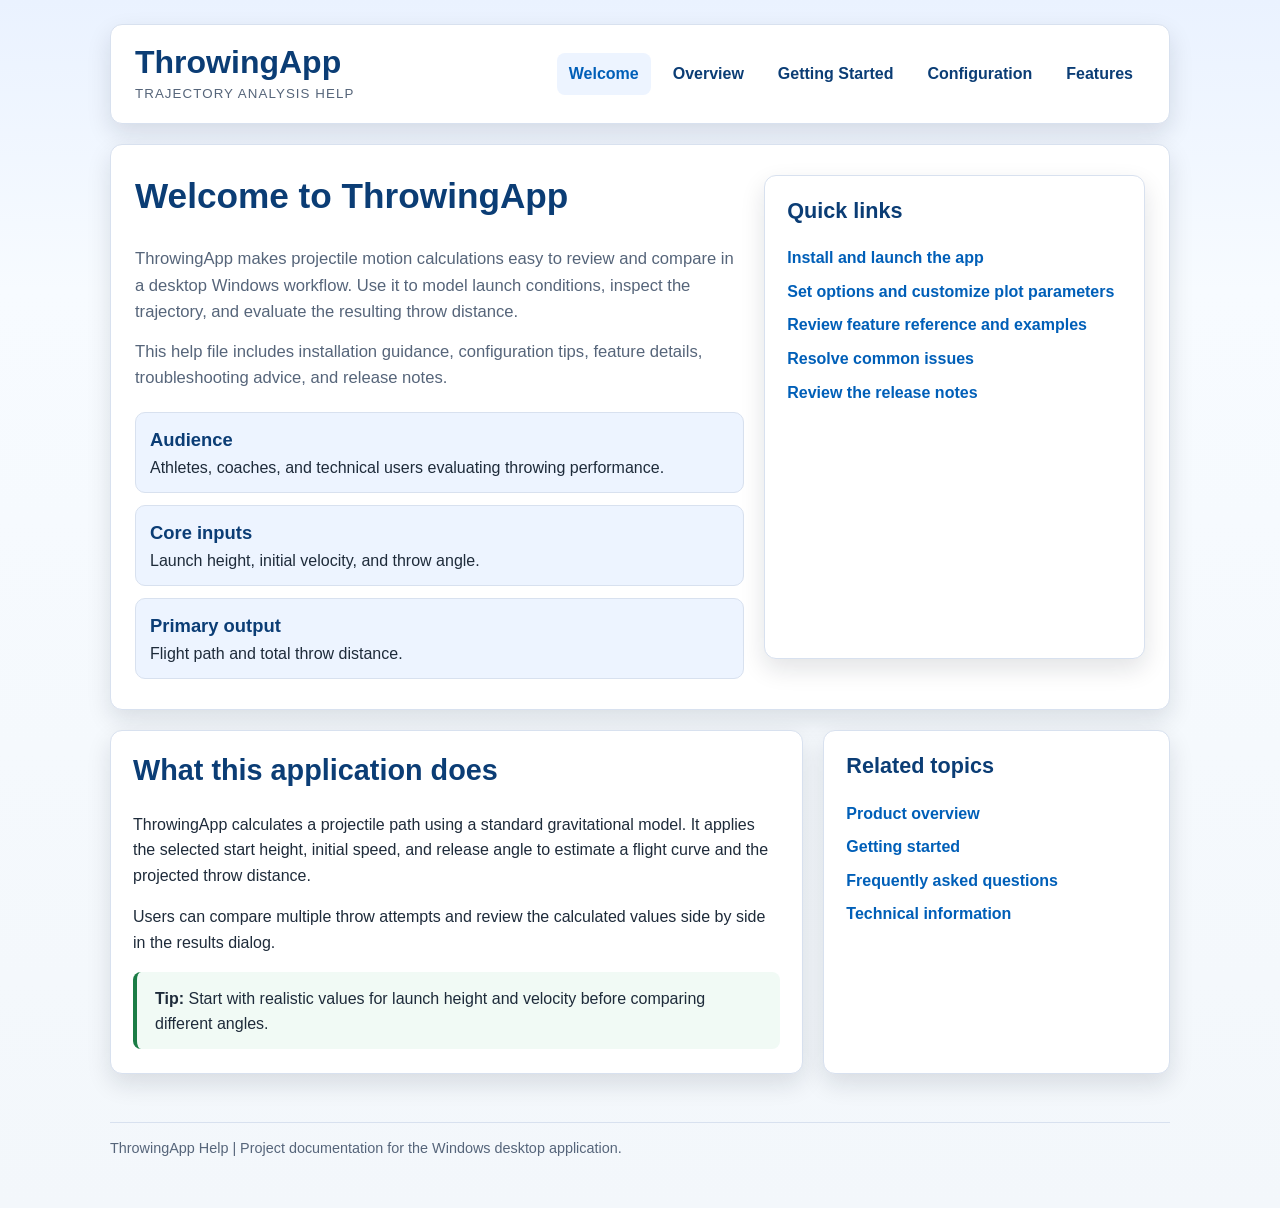
<file: Help/index.html>
<!DOCTYPE html>
<html lang="en">
<head>
  <meta charset="utf-8">
  <meta name="viewport" content="width=device-width, initial-scale=1">
  <title>ThrowingApp Help</title>
  <link rel="stylesheet" href="stylesheets/default.css">
</head>
<body>
  <div class="page">
    <header class="topbar">
      <div class="brand">
        <h1>ThrowingApp</h1>
        <small>Trajectory analysis help</small>
      </div>
      <nav class="topnav" aria-label="Main navigation">
        <a class="selected" href="index.html">Welcome</a>
        <a href="overview.html">Overview</a>
        <a href="getting-started.html">Getting Started</a>
        <a href="configuration.html">Configuration</a>
        <a href="features.html">Features</a>
      </nav>
    </header>
    <main>
      <section class="hero">
        <div>
          <h2>Welcome to ThrowingApp</h2>
          <p>ThrowingApp makes projectile motion calculations easy to review and compare in a desktop Windows workflow. Use it to model launch conditions, inspect the trajectory, and evaluate the resulting throw distance.</p>
          <p>This help file includes installation guidance, configuration tips, feature details, troubleshooting advice, and release notes.</p>
          <div class="quick-stats">
            <div class="stat"><strong>Audience</strong> Athletes, coaches, and technical users evaluating throwing performance.</div>
            <div class="stat"><strong>Core inputs</strong> Launch height, initial velocity, and throw angle.</div>
            <div class="stat"><strong>Primary output</strong> Flight path and total throw distance.</div>
          </div>
        </div>
        <div class="card">
          <h3>Quick links</h3>
          <ul class="inline-list link-list">
            <li><a href="getting-started.html">Install and launch the app</a></li>
            <li><a href="configuration.html">Set options and customize plot parameters</a></li>
            <li><a href="features.html">Review feature reference and examples</a></li>
            <li><a href="troubleshooting.html">Resolve common issues</a></li>
            <li><a href="release-notes.html">Review the release notes</a></li>
          </ul>
        </div>
      </section>
      <div class="layout">
        <section class="card">
          <h2>What this application does</h2>
          <p>ThrowingApp calculates a projectile path using a standard gravitational model. It applies the selected start height, initial speed, and release angle to estimate a flight curve and the projected throw distance.</p>
          <p>Users can compare multiple throw attempts and review the calculated values side by side in the results dialog.</p>
          <div class="note"><strong>Tip:</strong> Start with realistic values for launch height and velocity before comparing different angles.</div>
        </section>
        <aside class="card">
          <h3>Related topics</h3>
          <ul class="inline-list link-list">
            <li><a href="overview.html">Product overview</a></li>
            <li><a href="getting-started.html">Getting started</a></li>
            <li><a href="faq.html">Frequently asked questions</a></li>
            <li><a href="technical-info.html">Technical information</a></li>
          </ul>
        </aside>
      </div>
    </main>
    <footer>ThrowingApp Help | Project documentation for the Windows desktop application.</footer>
  </div>
</body>
</html>
</file>
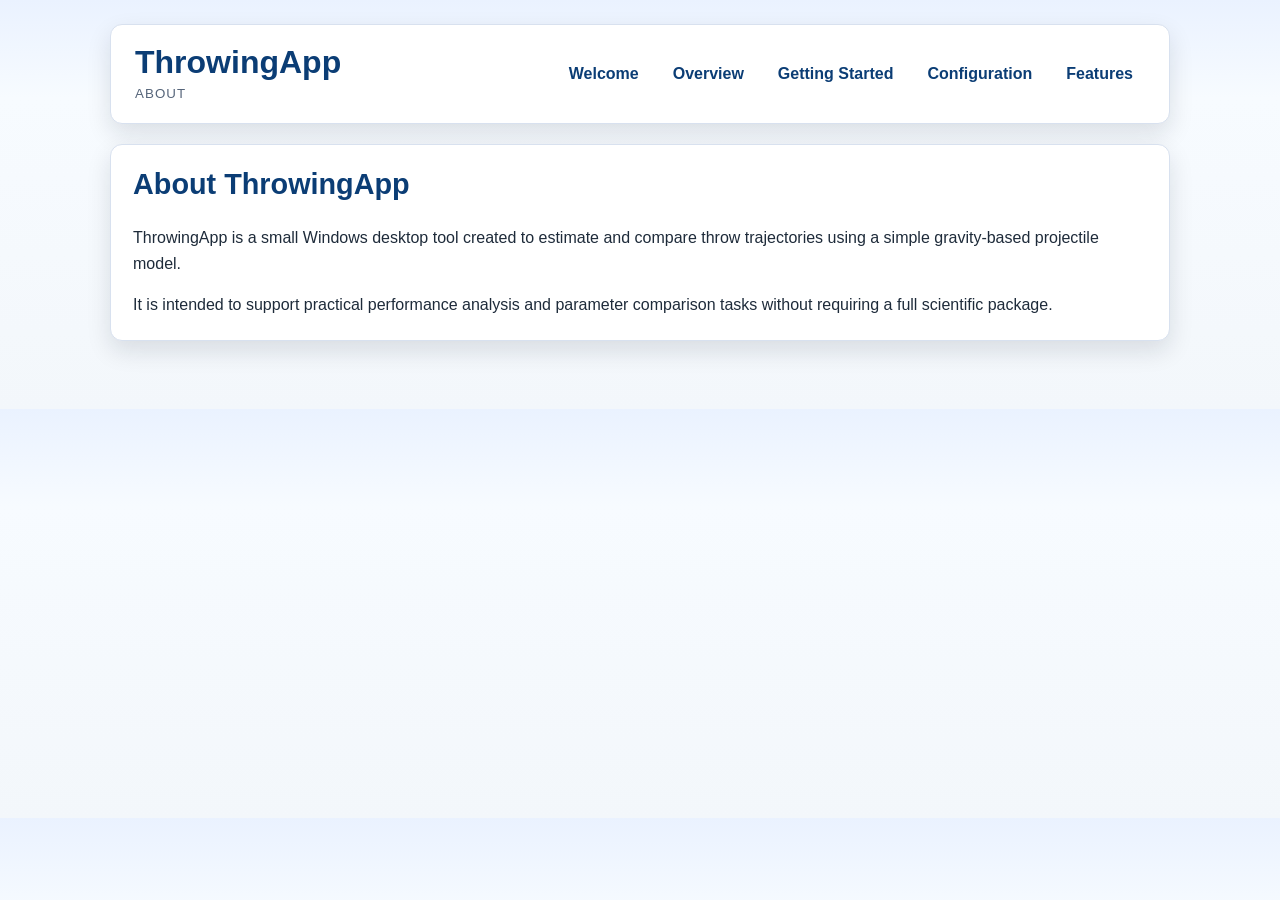
<file: Help/about.html>
<!DOCTYPE html>
<html lang="en">
<head>
  <meta charset="utf-8">
  <meta name="viewport" content="width=device-width, initial-scale=1">
  <title>About ThrowingApp</title>
  <link rel="stylesheet" href="stylesheets/default.css">
</head>
<body>
  <div class="page">
    <header class="topbar">
      <div class="brand">
        <h1>ThrowingApp</h1>
        <small>About</small>
      </div>
      <nav class="topnav" aria-label="Main navigation">
        <a href="index.html">Welcome</a>
        <a href="overview.html">Overview</a>
        <a href="getting-started.html">Getting Started</a>
        <a href="configuration.html">Configuration</a>
        <a href="features.html">Features</a>
      </nav>
    </header>
    <main class="card">
      <h2>About ThrowingApp</h2>
      <p>ThrowingApp is a small Windows desktop tool created to estimate and compare throw trajectories using a simple gravity-based projectile model.</p>
      <p>It is intended to support practical performance analysis and parameter comparison tasks without requiring a full scientific package.</p>
    </main>
  </div>
</body>
</html>
</file>
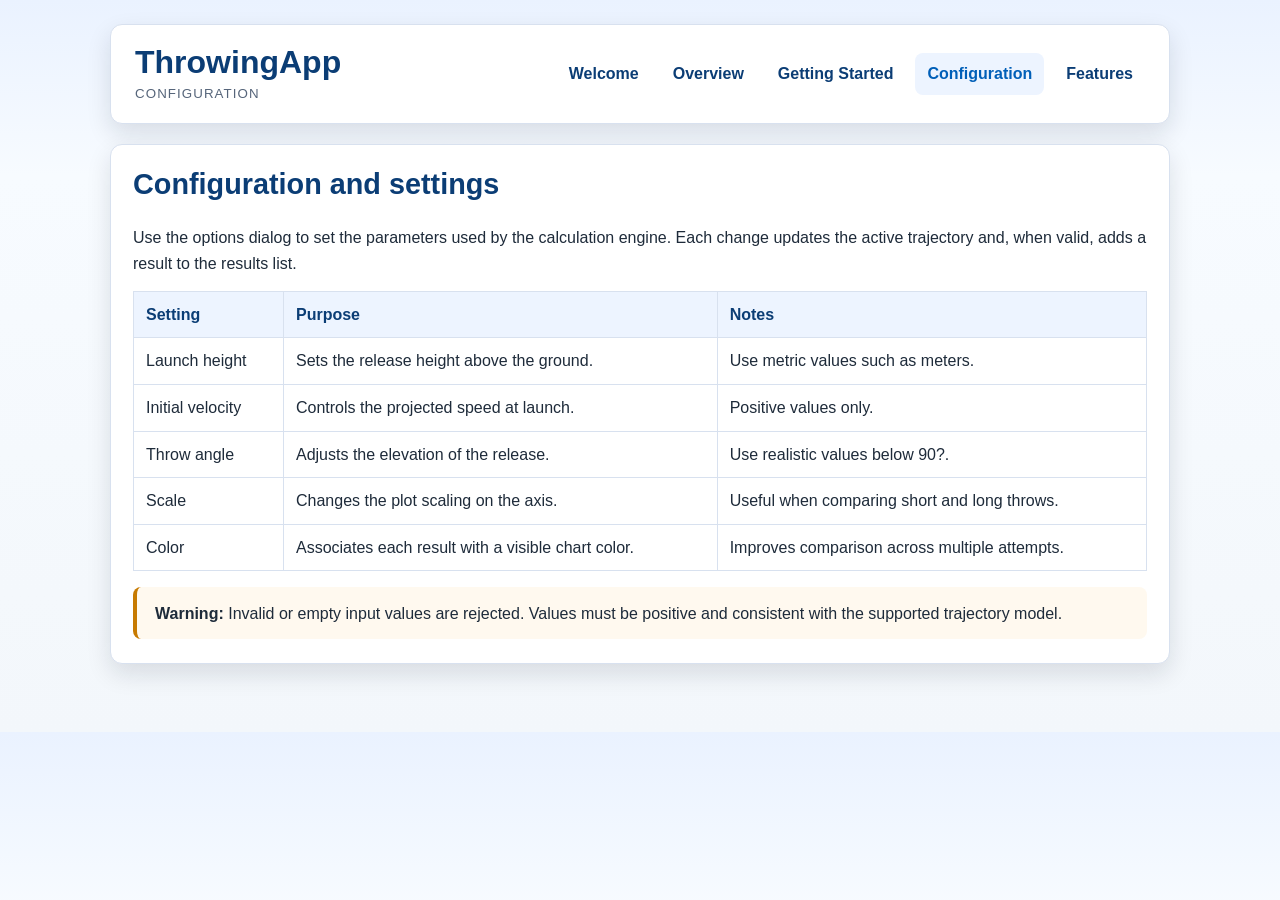
<file: Help/configuration.html>
<!DOCTYPE html>
<html lang="en">
<head>
  <meta charset="utf-8">
  <meta name="viewport" content="width=device-width, initial-scale=1">
  <title>Configuration</title>
  <link rel="stylesheet" href="stylesheets/default.css">
</head>
<body>
  <div class="page">
    <header class="topbar">
      <div class="brand">
        <h1>ThrowingApp</h1>
        <small>Configuration</small>
      </div>
      <nav class="topnav" aria-label="Main navigation">
        <a href="index.html">Welcome</a>
        <a href="overview.html">Overview</a>
        <a href="getting-started.html">Getting Started</a>
        <a class="selected" href="configuration.html">Configuration</a>
        <a href="features.html">Features</a>
      </nav>
    </header>
    <main class="card">
      <h2>Configuration and settings</h2>
      <p>Use the options dialog to set the parameters used by the calculation engine. Each change updates the active trajectory and, when valid, adds a result to the results list.</p>
      <table>
        <thead>
          <tr><th>Setting</th><th>Purpose</th><th>Notes</th></tr>
        </thead>
        <tbody>
          <tr><td>Launch height</td><td>Sets the release height above the ground.</td><td>Use metric values such as meters.</td></tr>
          <tr><td>Initial velocity</td><td>Controls the projected speed at launch.</td><td>Positive values only.</td></tr>
          <tr><td>Throw angle</td><td>Adjusts the elevation of the release.</td><td>Use realistic values below 90?.</td></tr>
          <tr><td>Scale</td><td>Changes the plot scaling on the axis.</td><td>Useful when comparing short and long throws.</td></tr>
          <tr><td>Color</td><td>Associates each result with a visible chart color.</td><td>Improves comparison across multiple attempts.</td></tr>
        </tbody>
      </table>
      <div class="warning"><strong>Warning:</strong> Invalid or empty input values are rejected. Values must be positive and consistent with the supported trajectory model.</div>
    </main>
  </div>
</body>
</html>
</file>
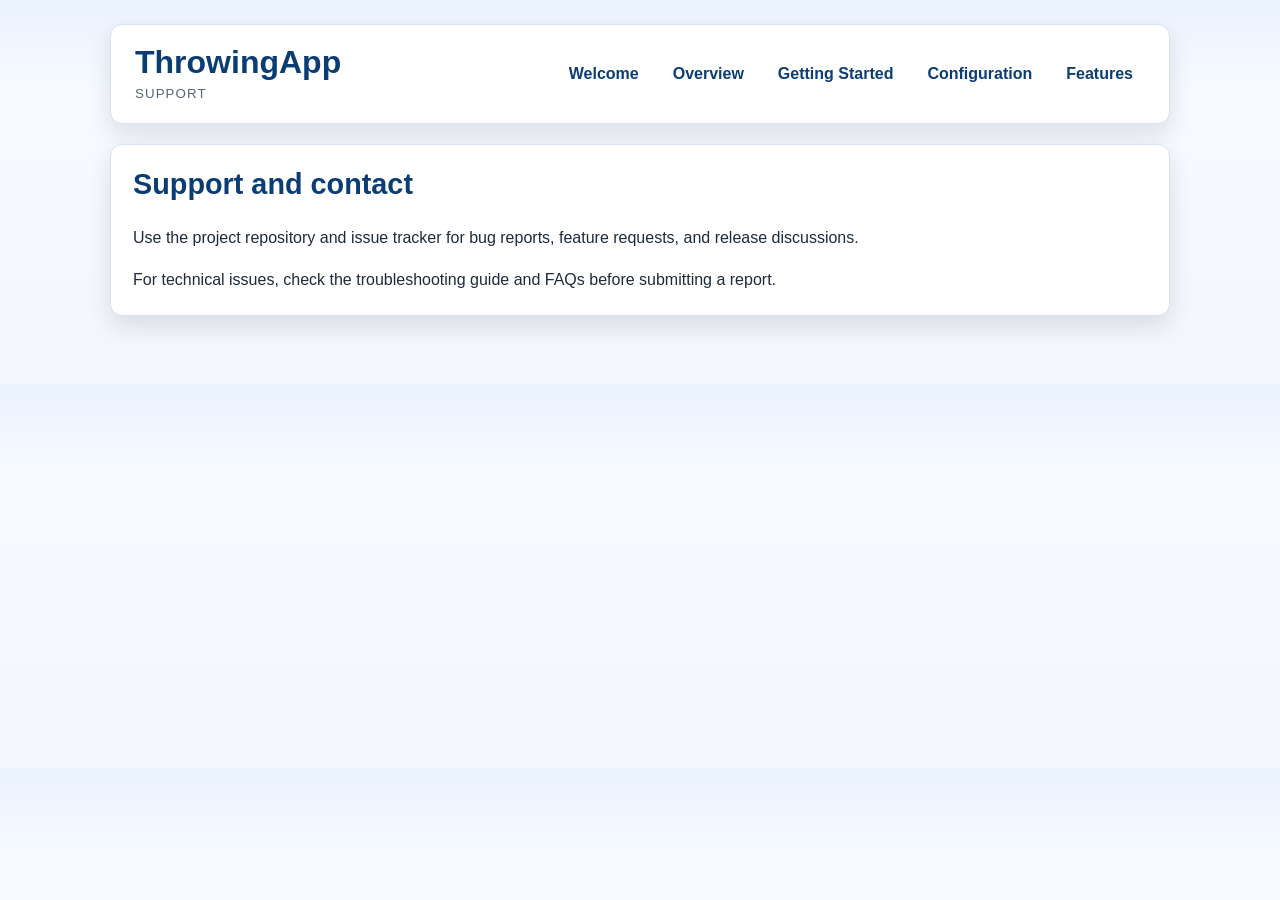
<file: Help/contact.html>
<!DOCTYPE html>
<html lang="en">
<head>
  <meta charset="utf-8">
  <meta name="viewport" content="width=device-width, initial-scale=1">
  <title>Support</title>
  <link rel="stylesheet" href="stylesheets/default.css">
</head>
<body>
  <div class="page">
    <header class="topbar">
      <div class="brand">
        <h1>ThrowingApp</h1>
        <small>Support</small>
      </div>
      <nav class="topnav" aria-label="Main navigation">
        <a href="index.html">Welcome</a>
        <a href="overview.html">Overview</a>
        <a href="getting-started.html">Getting Started</a>
        <a href="configuration.html">Configuration</a>
        <a href="features.html">Features</a>
      </nav>
    </header>
    <main class="card">
      <h2>Support and contact</h2>
      <p>Use the project repository and issue tracker for bug reports, feature requests, and release discussions.</p>
      <p>For technical issues, check the troubleshooting guide and FAQs before submitting a report.</p>
    </main>
  </div>
</body>
</html>
</file>
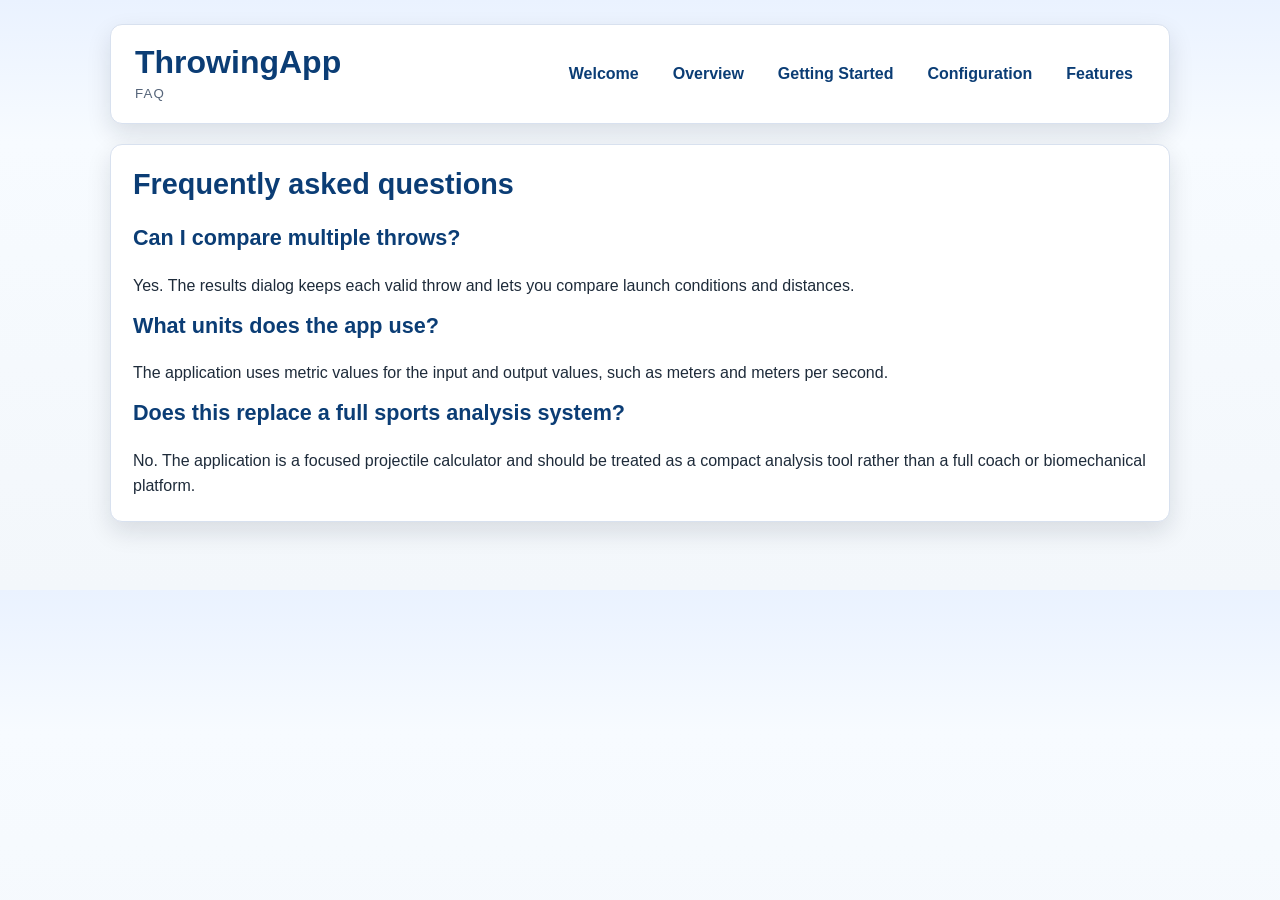
<file: Help/faq.html>
<!DOCTYPE html>
<html lang="en">
<head>
  <meta charset="utf-8">
  <meta name="viewport" content="width=device-width, initial-scale=1">
  <title>Frequently Asked Questions</title>
  <link rel="stylesheet" href="stylesheets/default.css">
</head>
<body>
  <div class="page">
    <header class="topbar">
      <div class="brand">
        <h1>ThrowingApp</h1>
        <small>FAQ</small>
      </div>
      <nav class="topnav" aria-label="Main navigation">
        <a href="index.html">Welcome</a>
        <a href="overview.html">Overview</a>
        <a href="getting-started.html">Getting Started</a>
        <a href="configuration.html">Configuration</a>
        <a href="features.html">Features</a>
      </nav>
    </header>
    <main class="card">
      <h2>Frequently asked questions</h2>
      <h3>Can I compare multiple throws?</h3>
      <p>Yes. The results dialog keeps each valid throw and lets you compare launch conditions and distances.</p>
      <h3>What units does the app use?</h3>
      <p>The application uses metric values for the input and output values, such as meters and meters per second.</p>
      <h3>Does this replace a full sports analysis system?</h3>
      <p>No. The application is a focused projectile calculator and should be treated as a compact analysis tool rather than a full coach or biomechanical platform.</p>
    </main>
  </div>
</body>
</html>
</file>
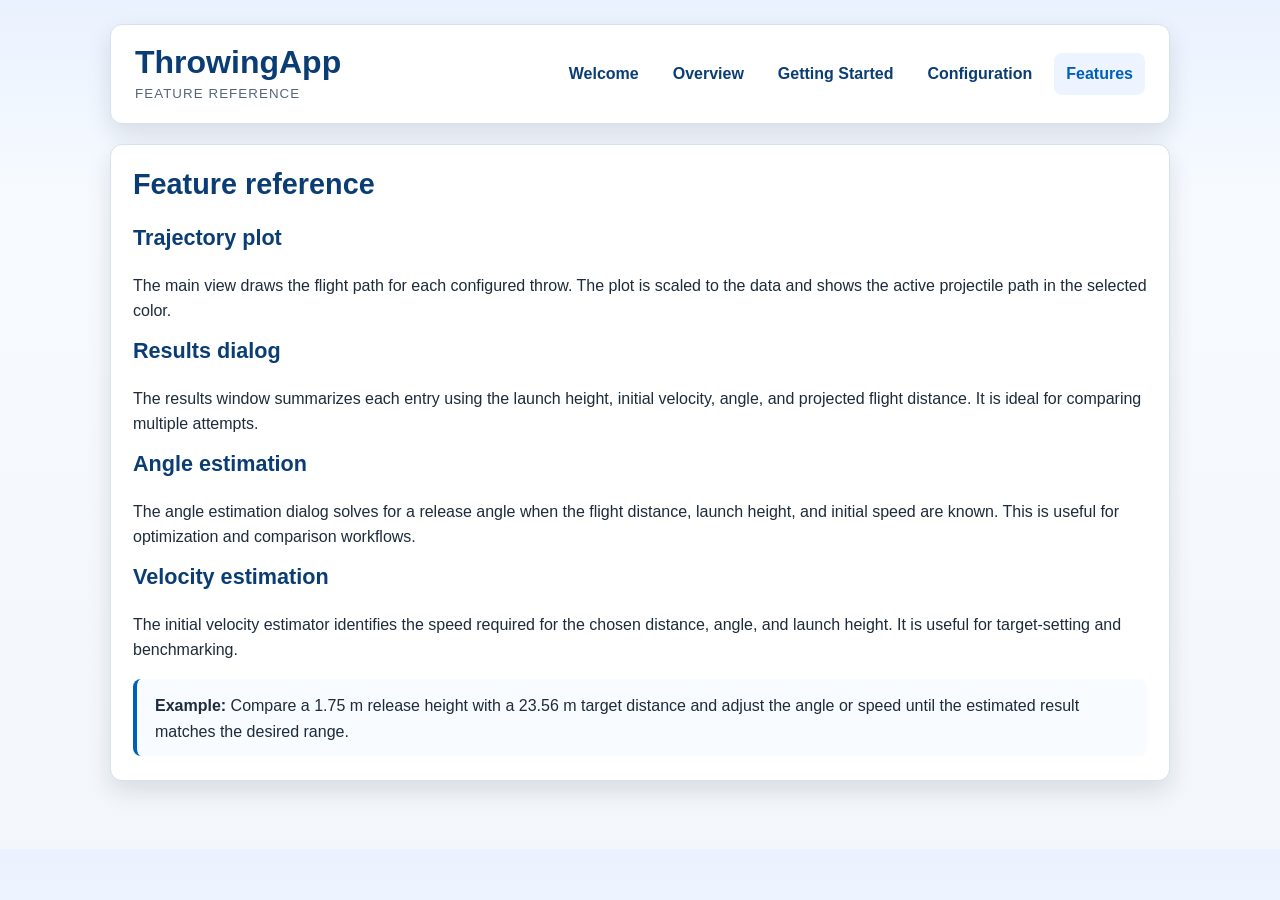
<file: Help/features.html>
<!DOCTYPE html>
<html lang="en">
<head>
  <meta charset="utf-8">
  <meta name="viewport" content="width=device-width, initial-scale=1">
  <title>Feature Reference</title>
  <link rel="stylesheet" href="stylesheets/default.css">
</head>
<body>
  <div class="page">
    <header class="topbar">
      <div class="brand">
        <h1>ThrowingApp</h1>
        <small>Feature reference</small>
      </div>
      <nav class="topnav" aria-label="Main navigation">
        <a href="index.html">Welcome</a>
        <a href="overview.html">Overview</a>
        <a href="getting-started.html">Getting Started</a>
        <a href="configuration.html">Configuration</a>
        <a class="selected" href="features.html">Features</a>
      </nav>
    </header>
    <main class="card">
      <h2>Feature reference</h2>
      <h3>Trajectory plot</h3>
      <p>The main view draws the flight path for each configured throw. The plot is scaled to the data and shows the active projectile path in the selected color.</p>
      <h3>Results dialog</h3>
      <p>The results window summarizes each entry using the launch height, initial velocity, angle, and projected flight distance. It is ideal for comparing multiple attempts.</p>
      <h3>Angle estimation</h3>
      <p>The angle estimation dialog solves for a release angle when the flight distance, launch height, and initial speed are known. This is useful for optimization and comparison workflows.</p>
      <h3>Velocity estimation</h3>
      <p>The initial velocity estimator identifies the speed required for the chosen distance, angle, and launch height. It is useful for target-setting and benchmarking.</p>
      <div class="tip"><strong>Example:</strong> Compare a 1.75 m release height with a 23.56 m target distance and adjust the angle or speed until the estimated result matches the desired range.</div>
    </main>
  </div>
</body>
</html>
</file>
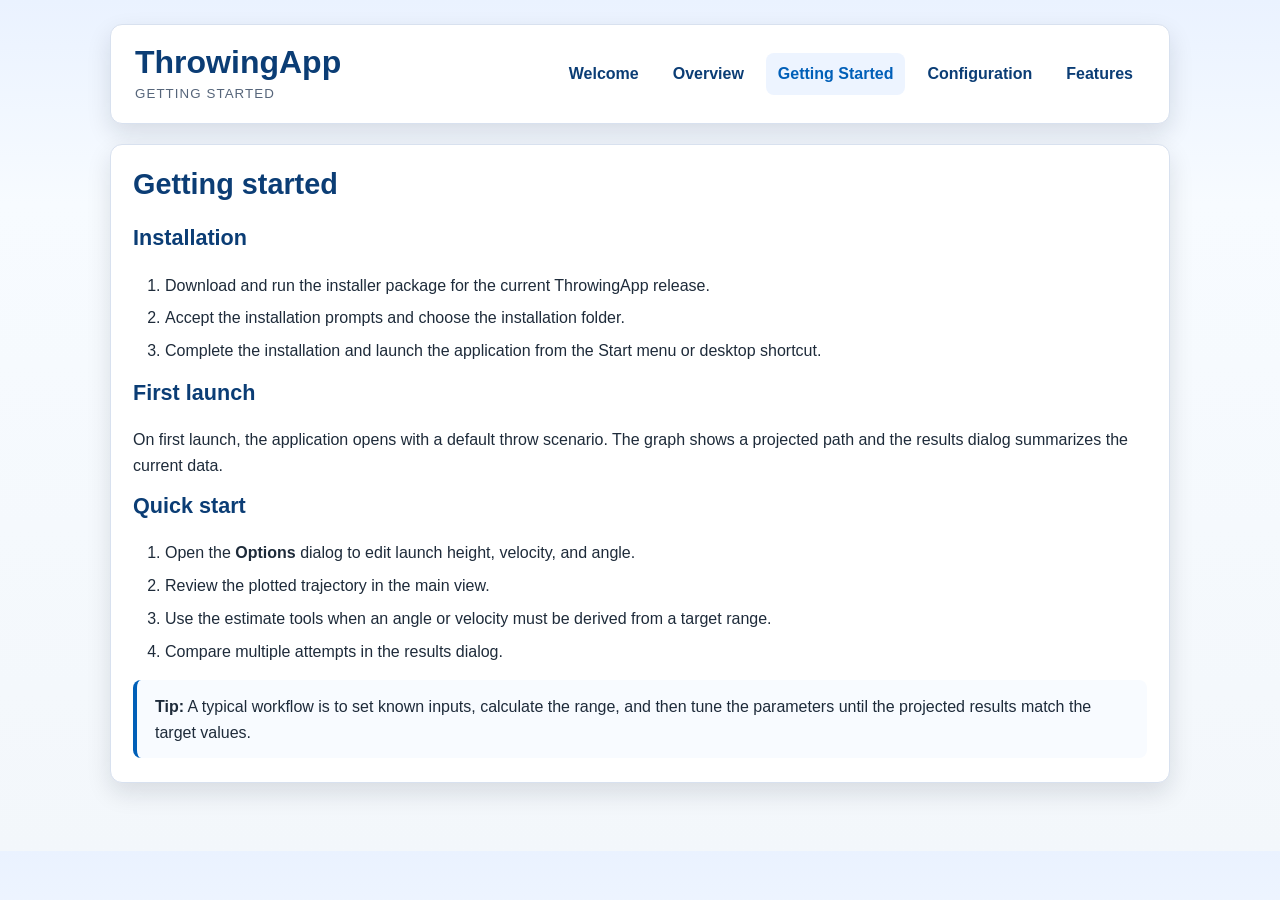
<file: Help/getting-started.html>
<!DOCTYPE html>
<html lang="en">
<head>
  <meta charset="utf-8">
  <meta name="viewport" content="width=device-width, initial-scale=1">
  <title>Getting Started</title>
  <link rel="stylesheet" href="stylesheets/default.css">
</head>
<body>
  <div class="page">
    <header class="topbar">
      <div class="brand">
        <h1>ThrowingApp</h1>
        <small>Getting started</small>
      </div>
      <nav class="topnav" aria-label="Main navigation">
        <a href="index.html">Welcome</a>
        <a href="overview.html">Overview</a>
        <a class="selected" href="getting-started.html">Getting Started</a>
        <a href="configuration.html">Configuration</a>
        <a href="features.html">Features</a>
      </nav>
    </header>
    <main class="card">
      <h2>Getting started</h2>
      <h3>Installation</h3>
      <ol>
        <li>Download and run the installer package for the current ThrowingApp release.</li>
        <li>Accept the installation prompts and choose the installation folder.</li>
        <li>Complete the installation and launch the application from the Start menu or desktop shortcut.</li>
      </ol>
      <h3>First launch</h3>
      <p>On first launch, the application opens with a default throw scenario. The graph shows a projected path and the results dialog summarizes the current data.</p>
      <h3>Quick start</h3>
      <ol>
        <li>Open the <strong>Options</strong> dialog to edit launch height, velocity, and angle.</li>
        <li>Review the plotted trajectory in the main view.</li>
        <li>Use the estimate tools when an angle or velocity must be derived from a target range.</li>
        <li>Compare multiple attempts in the results dialog.</li>
      </ol>
      <div class="tip"><strong>Tip:</strong> A typical workflow is to set known inputs, calculate the range, and then tune the parameters until the projected results match the target values.</div>
    </main>
  </div>
</body>
</html>
</file>
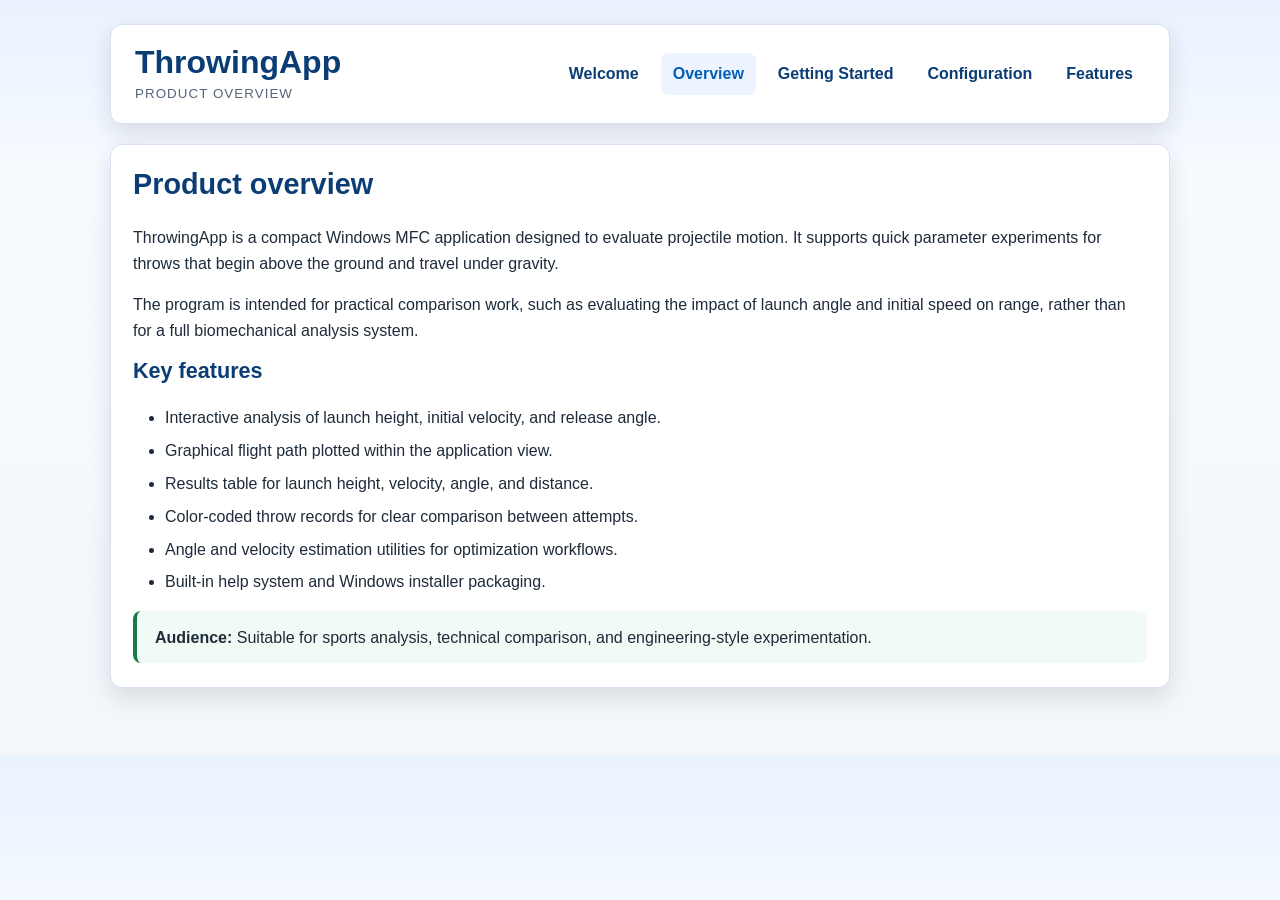
<file: Help/overview.html>
<!DOCTYPE html>
<html lang="en">
<head>
  <meta charset="utf-8">
  <meta name="viewport" content="width=device-width, initial-scale=1">
  <title>Product Overview</title>
  <link rel="stylesheet" href="stylesheets/default.css">
</head>
<body>
  <div class="page">
    <header class="topbar">
      <div class="brand">
        <h1>ThrowingApp</h1>
        <small>Product overview</small>
      </div>
      <nav class="topnav" aria-label="Main navigation">
        <a href="index.html">Welcome</a>
        <a class="selected" href="overview.html">Overview</a>
        <a href="getting-started.html">Getting Started</a>
        <a href="configuration.html">Configuration</a>
        <a href="features.html">Features</a>
      </nav>
    </header>
    <main class="card">
      <h2>Product overview</h2>
      <p>ThrowingApp is a compact Windows MFC application designed to evaluate projectile motion. It supports quick parameter experiments for throws that begin above the ground and travel under gravity.</p>
      <p>The program is intended for practical comparison work, such as evaluating the impact of launch angle and initial speed on range, rather than for a full biomechanical analysis system.</p>
      <h3 id="features">Key features</h3>
      <ul>
        <li>Interactive analysis of launch height, initial velocity, and release angle.</li>
        <li>Graphical flight path plotted within the application view.</li>
        <li>Results table for launch height, velocity, angle, and distance.</li>
        <li>Color-coded throw records for clear comparison between attempts.</li>
        <li>Angle and velocity estimation utilities for optimization workflows.</li>
        <li>Built-in help system and Windows installer packaging.</li>
      </ul>
      <div class="note"><strong>Audience:</strong> Suitable for sports analysis, technical comparison, and engineering-style experimentation.</div>
    </main>
  </div>
</body>
</html>
</file>
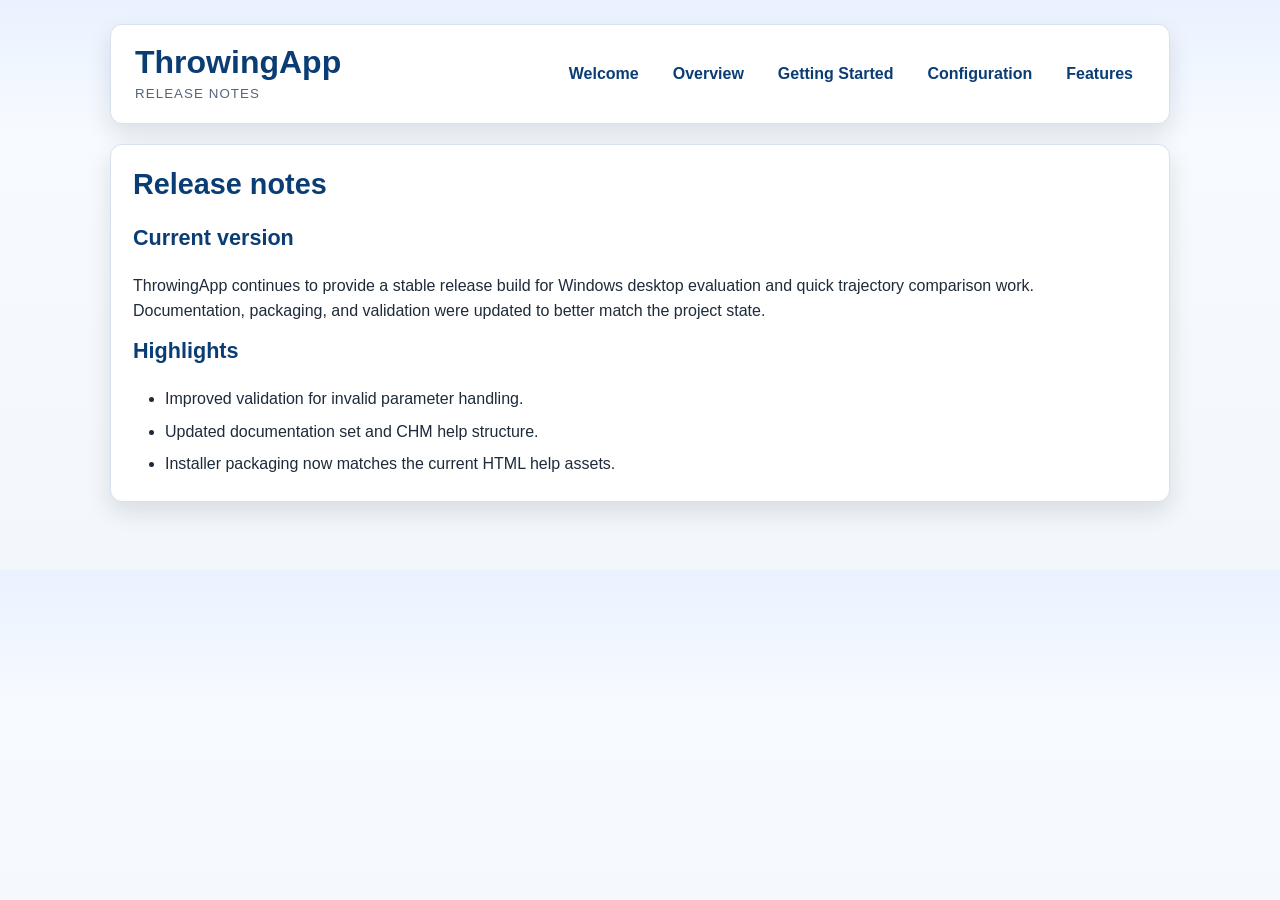
<file: Help/release-notes.html>
<!DOCTYPE html>
<html lang="en">
<head>
  <meta charset="utf-8">
  <meta name="viewport" content="width=device-width, initial-scale=1">
  <title>Release Notes</title>
  <link rel="stylesheet" href="stylesheets/default.css">
</head>
<body>
  <div class="page">
    <header class="topbar">
      <div class="brand">
        <h1>ThrowingApp</h1>
        <small>Release notes</small>
      </div>
      <nav class="topnav" aria-label="Main navigation">
        <a href="index.html">Welcome</a>
        <a href="overview.html">Overview</a>
        <a href="getting-started.html">Getting Started</a>
        <a href="configuration.html">Configuration</a>
        <a href="features.html">Features</a>
      </nav>
    </header>
    <main class="card">
      <h2>Release notes</h2>
      <h3>Current version</h3>
      <p>ThrowingApp continues to provide a stable release build for Windows desktop evaluation and quick trajectory comparison work. Documentation, packaging, and validation were updated to better match the project state.</p>
      <h3>Highlights</h3>
      <ul>
        <li>Improved validation for invalid parameter handling.</li>
        <li>Updated documentation set and CHM help structure.</li>
        <li>Installer packaging now matches the current HTML help assets.</li>
      </ul>
    </main>
  </div>
</body>
</html>
</file>
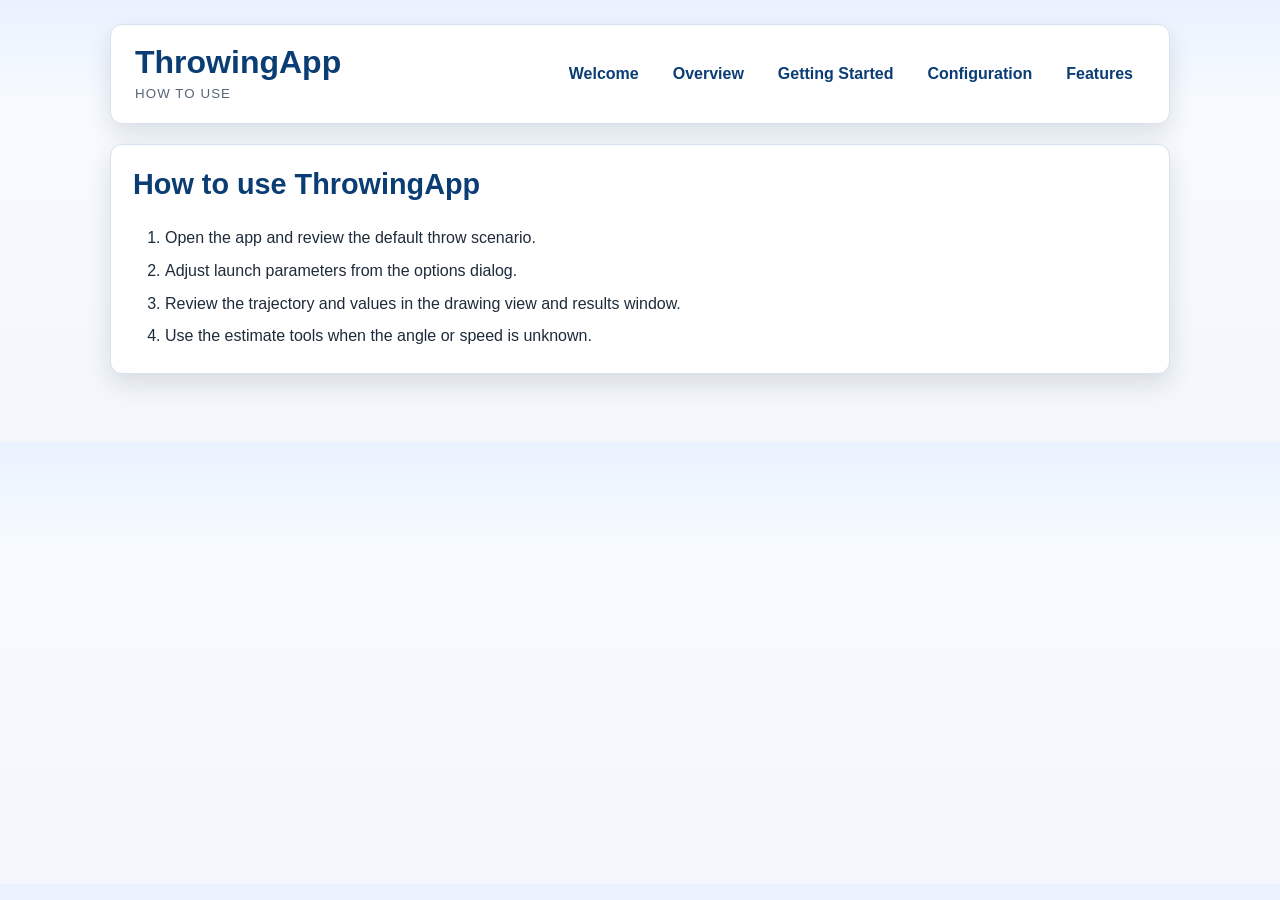
<file: Help/services.html>
<!DOCTYPE html>
<html lang="en">
<head>
  <meta charset="utf-8">
  <meta name="viewport" content="width=device-width, initial-scale=1">
  <title>How to Use</title>
  <link rel="stylesheet" href="stylesheets/default.css">
</head>
<body>
  <div class="page">
    <header class="topbar">
      <div class="brand">
        <h1>ThrowingApp</h1>
        <small>How to use</small>
      </div>
      <nav class="topnav" aria-label="Main navigation">
        <a href="index.html">Welcome</a>
        <a href="overview.html">Overview</a>
        <a href="getting-started.html">Getting Started</a>
        <a href="configuration.html">Configuration</a>
        <a href="features.html">Features</a>
      </nav>
    </header>
    <main class="card">
      <h2>How to use ThrowingApp</h2>
      <ol>
        <li>Open the app and review the default throw scenario.</li>
        <li>Adjust launch parameters from the options dialog.</li>
        <li>Review the trajectory and values in the drawing view and results window.</li>
        <li>Use the estimate tools when the angle or speed is unknown.</li>
      </ol>
    </main>
  </div>
</body>
</html>
</file>
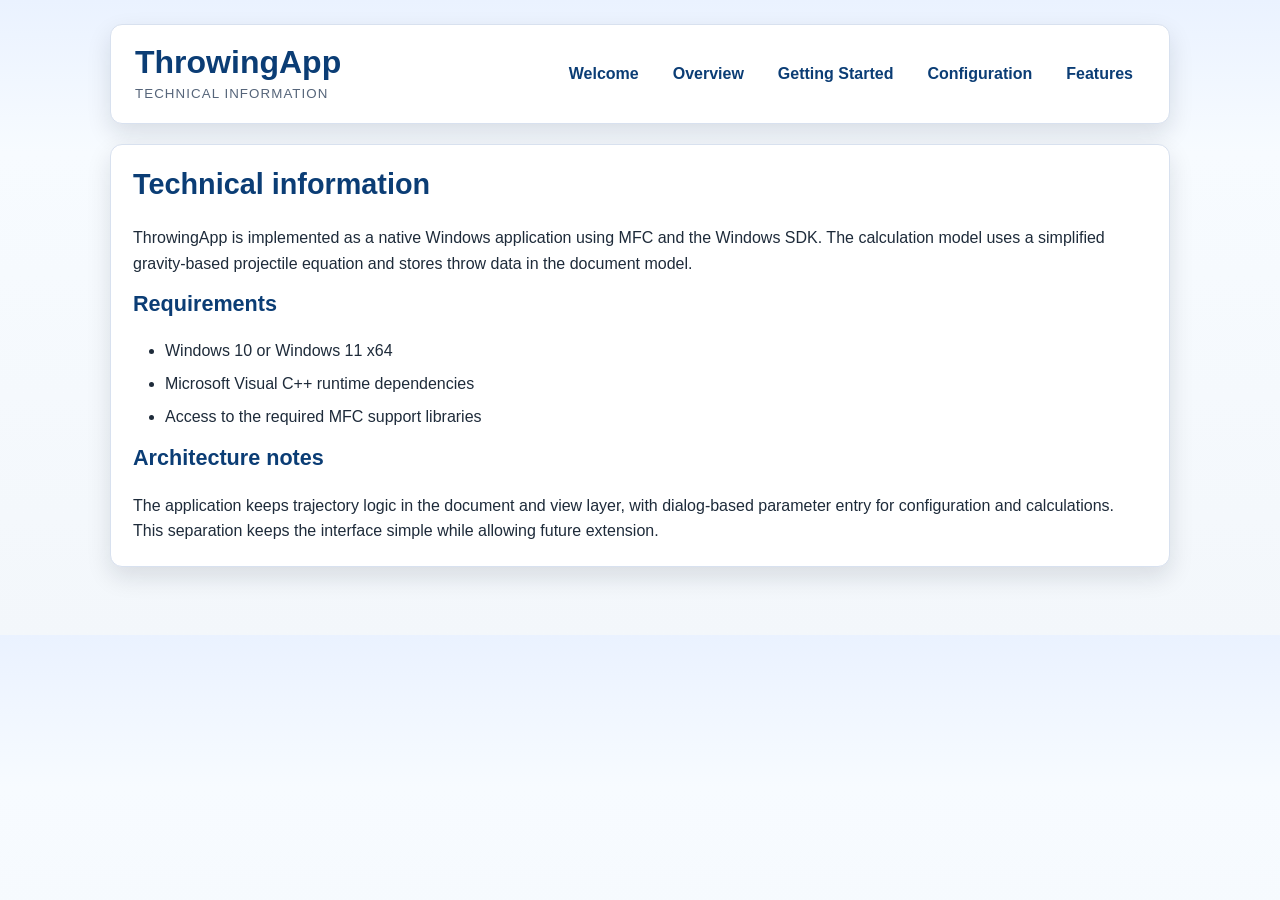
<file: Help/technical-info.html>
<!DOCTYPE html>
<html lang="en">
<head>
  <meta charset="utf-8">
  <meta name="viewport" content="width=device-width, initial-scale=1">
  <title>Technical Information</title>
  <link rel="stylesheet" href="stylesheets/default.css">
</head>
<body>
  <div class="page">
    <header class="topbar">
      <div class="brand">
        <h1>ThrowingApp</h1>
        <small>Technical information</small>
      </div>
      <nav class="topnav" aria-label="Main navigation">
        <a href="index.html">Welcome</a>
        <a href="overview.html">Overview</a>
        <a href="getting-started.html">Getting Started</a>
        <a href="configuration.html">Configuration</a>
        <a href="features.html">Features</a>
      </nav>
    </header>
    <main class="card">
      <h2>Technical information</h2>
      <p>ThrowingApp is implemented as a native Windows application using MFC and the Windows SDK. The calculation model uses a simplified gravity-based projectile equation and stores throw data in the document model.</p>
      <h3>Requirements</h3>
      <ul>
        <li>Windows 10 or Windows 11 x64</li>
        <li>Microsoft Visual C++ runtime dependencies</li>
        <li>Access to the required MFC support libraries</li>
      </ul>
      <h3>Architecture notes</h3>
      <p>The application keeps trajectory logic in the document and view layer, with dialog-based parameter entry for configuration and calculations. This separation keeps the interface simple while allowing future extension.</p>
    </main>
  </div>
</body>
</html>
</file>
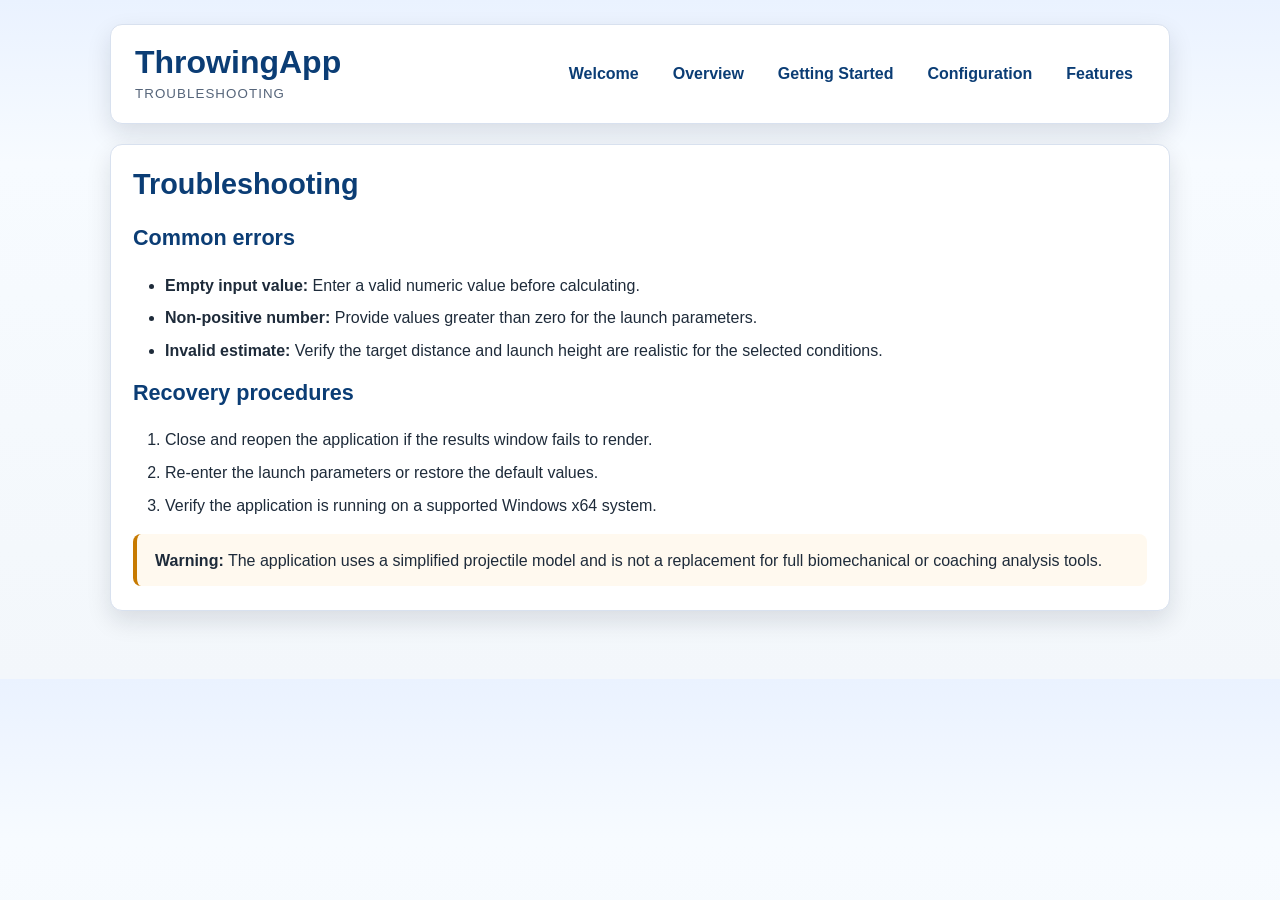
<file: Help/troubleshooting.html>
<!DOCTYPE html>
<html lang="en">
<head>
  <meta charset="utf-8">
  <meta name="viewport" content="width=device-width, initial-scale=1">
  <title>Troubleshooting</title>
  <link rel="stylesheet" href="stylesheets/default.css">
</head>
<body>
  <div class="page">
    <header class="topbar">
      <div class="brand">
        <h1>ThrowingApp</h1>
        <small>Troubleshooting</small>
      </div>
      <nav class="topnav" aria-label="Main navigation">
        <a href="index.html">Welcome</a>
        <a href="overview.html">Overview</a>
        <a href="getting-started.html">Getting Started</a>
        <a href="configuration.html">Configuration</a>
        <a href="features.html">Features</a>
      </nav>
    </header>
    <main class="card">
      <h2>Troubleshooting</h2>
      <h3>Common errors</h3>
      <ul>
        <li><strong>Empty input value:</strong> Enter a valid numeric value before calculating.</li>
        <li><strong>Non-positive number:</strong> Provide values greater than zero for the launch parameters.</li>
        <li><strong>Invalid estimate:</strong> Verify the target distance and launch height are realistic for the selected conditions.</li>
      </ul>
      <h3>Recovery procedures</h3>
      <ol>
        <li>Close and reopen the application if the results window fails to render.</li>
        <li>Re-enter the launch parameters or restore the default values.</li>
        <li>Verify the application is running on a supported Windows x64 system.</li>
      </ol>
      <div class="warning"><strong>Warning:</strong> The application uses a simplified projectile model and is not a replacement for full biomechanical or coaching analysis tools.</div>
    </main>
  </div>
</body>
</html>
</file>
<file: Help/stylesheets/default.css>
:root {
  --bg: #f3f7fb;
  --panel: #ffffff;
  --panel-alt: #edf4ff;
  --border: #d8e1ef;
  --text: #1e2b3a;
  --muted: #56657a;
  --accent: #005fb8;
  --accent-strong: #0b3d75;
  --warning: #c77a00;
  --success: #1a7c45;
  --danger: #b3261e;
  --shadow: rgba(15, 23, 42, 0.12);
}

* { box-sizing: border-box; }
html { scroll-behavior: smooth; }
body {
  margin: 0;
  font-family: "Segoe UI", Tahoma, sans-serif;
  background: linear-gradient(to bottom, #eaf2ff, #f7fbff 24%, #f3f7fb 100%);
  color: var(--text);
  line-height: 1.6;
}
.page {
  max-width: 1100px;
  margin: 0 auto;
  padding: 24px 20px 48px;
}
.topbar {
  display: flex;
  justify-content: space-between;
  align-items: center;
  gap: 16px;
  padding: 18px 24px;
  background: var(--panel);
  border: 1px solid var(--border);
  border-radius: 12px;
  box-shadow: 0 10px 24px var(--shadow);
  margin-bottom: 20px;
}
.brand { display: flex; flex-direction: column; gap: 2px; }
.brand h1 { margin: 0; font-size: 2rem; color: var(--accent-strong); }
.brand small { color: var(--muted); letter-spacing: 0.08em; text-transform: uppercase; }
.topnav {
  display: flex;
  flex-wrap: wrap;
  gap: 10px;
  align-items: center;
  justify-content: flex-end;
}
.topnav a {
  text-decoration: none;
  color: var(--accent-strong);
  font-weight: 600;
  padding: 8px 12px;
  border-radius: 8px;
  transition: background 0.2s ease, color 0.2s ease;
}
.topnav a:hover, .topnav a.selected {
  background: var(--panel-alt);
  color: var(--accent);
}
.hero {
  display: grid;
  grid-template-columns: 1.6fr 1fr;
  gap: 20px;
  background: var(--panel);
  border: 1px solid var(--border);
  border-radius: 12px;
  box-shadow: 0 10px 24px var(--shadow);
  padding: 30px 24px;
  margin-bottom: 20px;
}
.hero h2 { margin-top: 0; font-size: 2.2rem; color: var(--accent-strong); }
.hero p { margin-top: 0; margin-bottom: 0.8rem; font-size: 1.04rem; color: var(--muted); }
.quick-stats { display: grid; gap: 12px; margin-top: 20px; }
.stat {
  background: var(--panel-alt);
  border: 1px solid var(--border);
  border-radius: 10px;
  padding: 12px 14px;
}
.stat strong { display: block; color: var(--accent-strong); font-size: 1.15rem; }
.layout { display: grid; grid-template-columns: minmax(0, 2fr) minmax(260px, 1fr); gap: 20px; }
.card {
  background: var(--panel);
  border: 1px solid var(--border);
  border-radius: 12px;
  box-shadow: 0 10px 24px var(--shadow);
  padding: 22px 22px 8px;
  margin-bottom: 20px;
}
h1, h2, h3, h4 { color: var(--accent-strong); margin-top: 0; line-height: 1.2; }
h2 { font-size: 1.8rem; }
h3 { font-size: 1.35rem; }
p, li, td, th { color: var(--text); font-size: 1rem; }
p { margin-bottom: 0.9rem; }
ul, ol { margin: 0 0 1rem 1.2rem; padding-left: 0.8rem; }
li { margin-bottom: 0.45rem; }
.tip, .warning, .note {
  border-left: 4px solid var(--accent);
  margin: 1rem 0;
  padding: 14px 16px 12px 18px;
  border-radius: 8px;
  background: #f8fbff;
  color: var(--text);
}
.warning { border-left-color: var(--warning); background: #fff9ef; }
.note { border-left-color: var(--success); background: #f1faf5; }
.inline-list { list-style: none; padding-left: 0; margin-left: 0; }
.inline-list li { margin: 0 0 0.5rem; }
.link-list a { color: var(--accent); text-decoration: none; font-weight: 600; }
.link-list a:hover { text-decoration: underline; }
table { width: 100%; border-collapse: collapse; margin-bottom: 1rem; border: 1px solid var(--border); background: var(--panel); }
th, td { border: 1px solid var(--border); padding: 10px 12px; text-align: left; vertical-align: top; }
th { background: var(--panel-alt); color: var(--accent-strong); }
code {
  background: #f4f6fa;
  border: 1px solid var(--border);
  border-radius: 6px;
  padding: 0.1rem 0.4rem;
  font-family: Consolas, "Courier New", monospace;
}
footer {
  margin-top: 28px;
  padding-top: 14px;
  border-top: 1px solid var(--border);
  color: var(--muted);
  font-size: 0.9rem;
}
@media (max-width: 860px) {
  .hero, .layout { grid-template-columns: 1fr; }
  .topbar { flex-direction: column; align-items: flex-start; }
  .topnav { justify-content: flex-start; }
}
</file>
